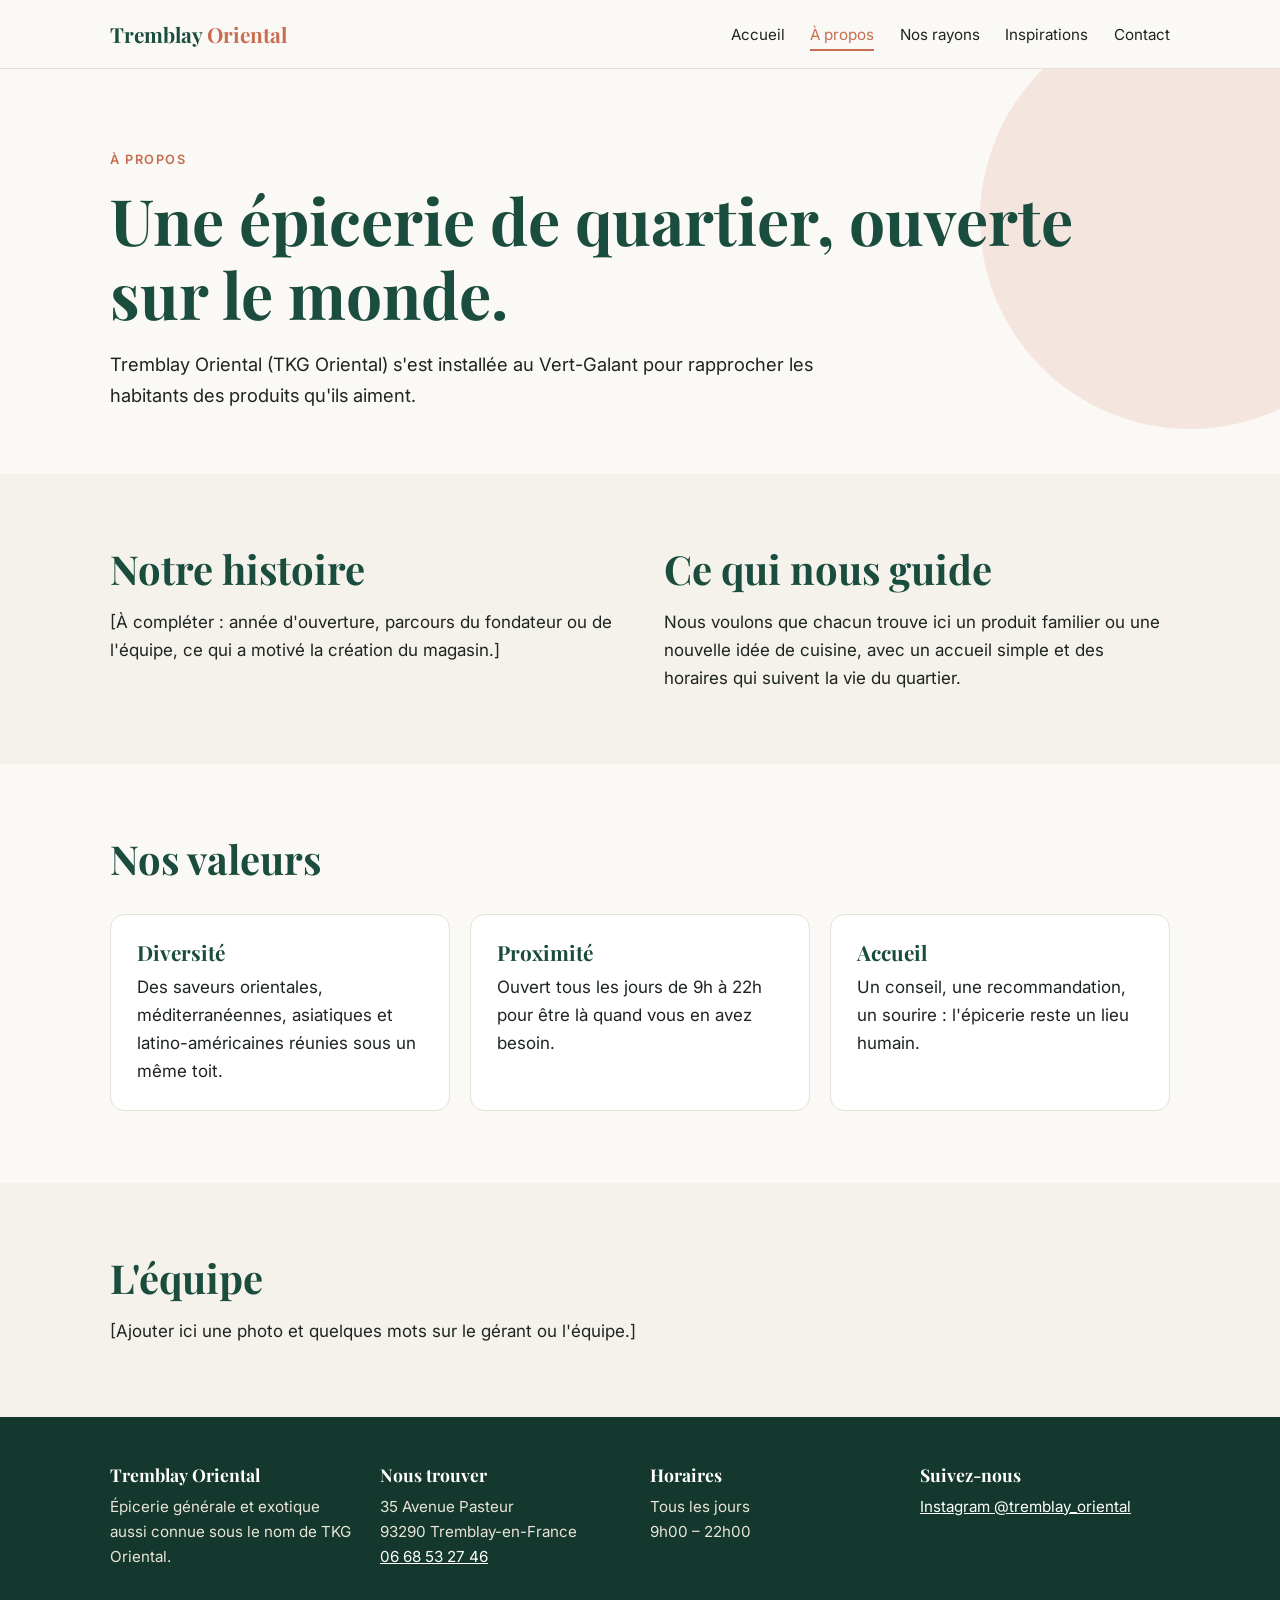
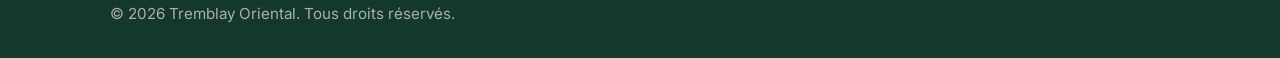
<file: a-propos.html>
<!doctype html>
<html lang="fr"><head><meta charset="utf-8"><meta name="viewport" content="width=device-width,initial-scale=1">
<title>À propos | Tremblay Oriental</title><meta name="description" content="Découvrez Tremblay Oriental, épicerie de quartier à Tremblay-en-France.">
<link rel="preconnect" href="https://fonts.googleapis.com"><link rel="preconnect" href="https://fonts.gstatic.com" crossorigin>
<link href="https://fonts.googleapis.com/css2?family=Inter:wght@400;600&family=Playfair+Display:wght@600;700&display=swap" rel="stylesheet">
<link rel="stylesheet" href="style.css"></head><body>
<header><div class="wrap nav"><a class="logo" href="index.html">Tremblay <span>Oriental</span></a>
<button class="burger" aria-expanded="false" aria-controls="menu" aria-label="Menu">☰</button>
<nav aria-label="Navigation principale"><ul id="menu"><li><a href="index.html">Accueil</a></li><li><a href="a-propos.html" aria-current="page">À propos</a></li><li><a href="rayons.html">Nos rayons</a></li><li><a href="inspirations.html">Inspirations</a></li><li><a href="contact.html">Contact</a></li></ul></nav></div></header><main>
<section class="hero"><div class="wrap"><p class="eyebrow">À propos</p><h1>Une épicerie de quartier, ouverte sur le monde.</h1>
<p class="lead">Tremblay Oriental (TKG Oriental) s'est installée au Vert-Galant pour rapprocher les habitants des produits qu'ils aiment.</p></div></section>
<section class="alt"><div class="wrap two"><div class="reveal"><h2>Notre histoire</h2>
<p>[À compléter : année d'ouverture, parcours du fondateur ou de l'équipe, ce qui a motivé la création du magasin.]</p></div>
<div class="reveal"><h2>Ce qui nous guide</h2><p>Nous voulons que chacun trouve ici un produit familier ou une nouvelle idée de cuisine, avec un accueil simple et des horaires qui suivent la vie du quartier.</p></div></div></section>
<section><div class="wrap"><h2>Nos valeurs</h2><div class="grid">
<div class="card reveal"><h3>Diversité</h3><p>Des saveurs orientales, méditerranéennes, asiatiques et latino-américaines réunies sous un même toit.</p></div>
<div class="card reveal"><h3>Proximité</h3><p>Ouvert tous les jours de 9h à 22h pour être là quand vous en avez besoin.</p></div>
<div class="card reveal"><h3>Accueil</h3><p>Un conseil, une recommandation, un sourire : l'épicerie reste un lieu humain.</p></div></div></div></section>
<section class="alt"><div class="wrap reveal"><h2>L'équipe</h2><p>[Ajouter ici une photo et quelques mots sur le gérant ou l'équipe.]</p></div></section>
</main><footer><div class="wrap"><div class="grid">
<div><h3>Tremblay Oriental</h3><p>Épicerie générale et exotique<br>aussi connue sous le nom de TKG Oriental.</p></div>
<div><h3>Nous trouver</h3><p>35 Avenue Pasteur<br>93290 Tremblay-en-France<br><a href="tel:+33668532727">06 68 53 27 46</a></p></div>
<div><h3>Horaires</h3><p>Tous les jours<br>9h00 – 22h00</p></div>
<div><h3>Suivez-nous</h3><p><a href="https://www.instagram.com/tremblay_oriental/" target="_blank" rel="noopener">Instagram @tremblay_oriental</a></p></div></div>
<p style="margin-top:2rem;opacity:.7">© 2026 Tremblay Oriental. Tous droits réservés.</p></div></footer>
<script src="script.js"></script></body></html>
</file>
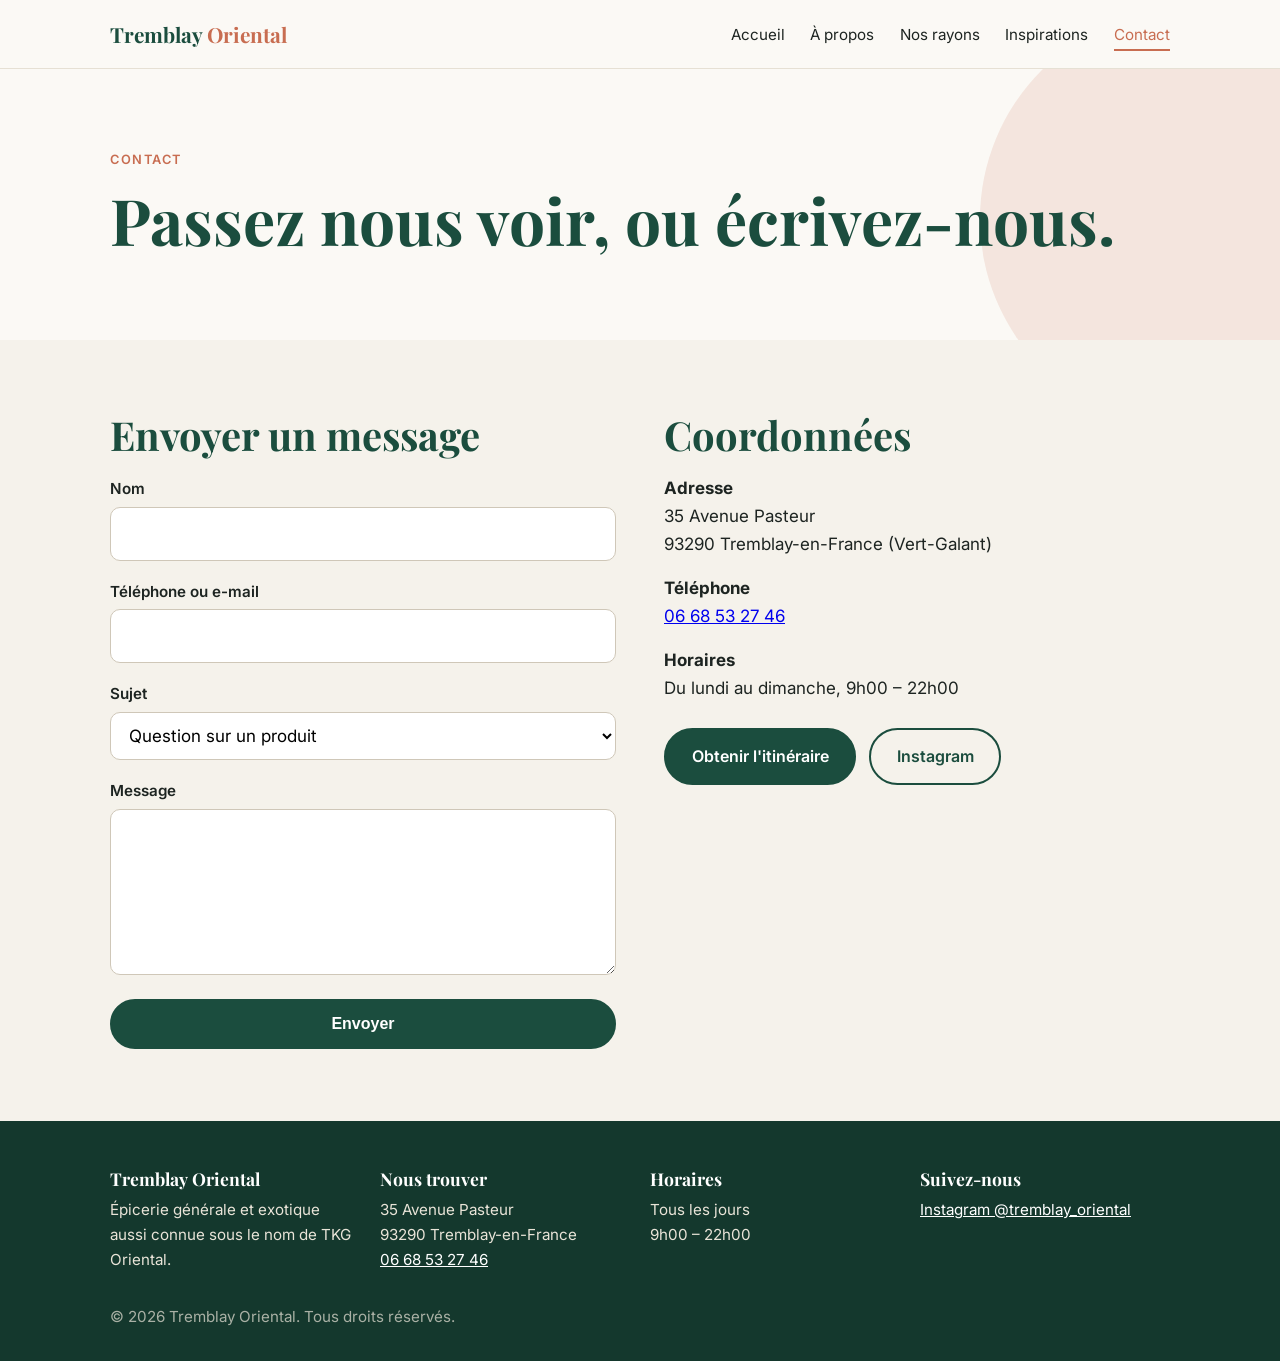
<file: contact.html>
<!doctype html>
<html lang="fr"><head><meta charset="utf-8"><meta name="viewport" content="width=device-width,initial-scale=1">
<title>Contact | Tremblay Oriental</title><meta name="description" content="Contactez Tremblay Oriental : 35 Avenue Pasteur, Tremblay-en-France. Ouvert 7j/7, 9h–22h. Tél. 06 68 53 27 46.">
<link rel="preconnect" href="https://fonts.googleapis.com"><link rel="preconnect" href="https://fonts.gstatic.com" crossorigin>
<link href="https://fonts.googleapis.com/css2?family=Inter:wght@400;600&family=Playfair+Display:wght@600;700&display=swap" rel="stylesheet">
<link rel="stylesheet" href="style.css"></head><body>
<header><div class="wrap nav"><a class="logo" href="index.html">Tremblay <span>Oriental</span></a>
<button class="burger" aria-expanded="false" aria-controls="menu" aria-label="Menu">☰</button>
<nav aria-label="Navigation principale"><ul id="menu"><li><a href="index.html">Accueil</a></li><li><a href="a-propos.html">À propos</a></li><li><a href="rayons.html">Nos rayons</a></li><li><a href="inspirations.html">Inspirations</a></li><li><a href="contact.html" aria-current="page">Contact</a></li></ul></nav></div></header><main>
<section class="hero"><div class="wrap"><p class="eyebrow">Contact</p><h1>Passez nous voir, ou écrivez-nous.</h1></div></section>
<section class="alt"><div class="wrap two">
<div class="reveal"><h2>Envoyer un message</h2>
<form id="contact-form" action="https://formspree.io/f/VOTRE_ID" method="POST"><input type="text" name="_gotcha" tabindex="-1" autocomplete="off" aria-hidden="true" style="position:absolute;left:-9999px"><div><label for="n">Nom</label><input id="n" name="nom" required autocomplete="name"></div>
<div><label for="t">Téléphone ou e-mail</label><input id="t" name="contact" required></div>
<div><label for="s">Sujet</label><select id="s" name="sujet"><option>Question sur un produit</option><option>Point relais Vinted Go</option><option>Autre</option></select></div>
<div><label for="m">Message</label><textarea id="m" name="message" rows="5" required></textarea></div>
<button class="btn" type="submit">Envoyer</button></form></div>
<div class="reveal"><h2>Coordonnées</h2>
<p><strong>Adresse</strong><br>35 Avenue Pasteur<br>93290 Tremblay-en-France (Vert-Galant)</p>
<p><strong>Téléphone</strong><br><a href="tel:+33668532727">06 68 53 27 46</a></p>
<p><strong>Horaires</strong><br>Du lundi au dimanche, 9h00 – 22h00</p>
<div class="cta"><a class="btn" target="_blank" rel="noopener" href="https://www.google.com/maps/search/?api=1&amp;query=35+Avenue+Pasteur+93290+Tremblay-en-France">Obtenir l'itinéraire</a><a class="btn ghost" target="_blank" rel="noopener" href="https://www.instagram.com/tremblay_oriental/">Instagram</a></div></div></div></section>
</main><footer><div class="wrap"><div class="grid">
<div><h3>Tremblay Oriental</h3><p>Épicerie générale et exotique<br>aussi connue sous le nom de TKG Oriental.</p></div>
<div><h3>Nous trouver</h3><p>35 Avenue Pasteur<br>93290 Tremblay-en-France<br><a href="tel:+33668532727">06 68 53 27 46</a></p></div>
<div><h3>Horaires</h3><p>Tous les jours<br>9h00 – 22h00</p></div>
<div><h3>Suivez-nous</h3><p><a href="https://www.instagram.com/tremblay_oriental/" target="_blank" rel="noopener">Instagram @tremblay_oriental</a></p></div></div>
<p style="margin-top:2rem;opacity:.7">© 2026 Tremblay Oriental. Tous droits réservés.</p></div></footer>
<script src="script.js"></script></body></html>
</file>
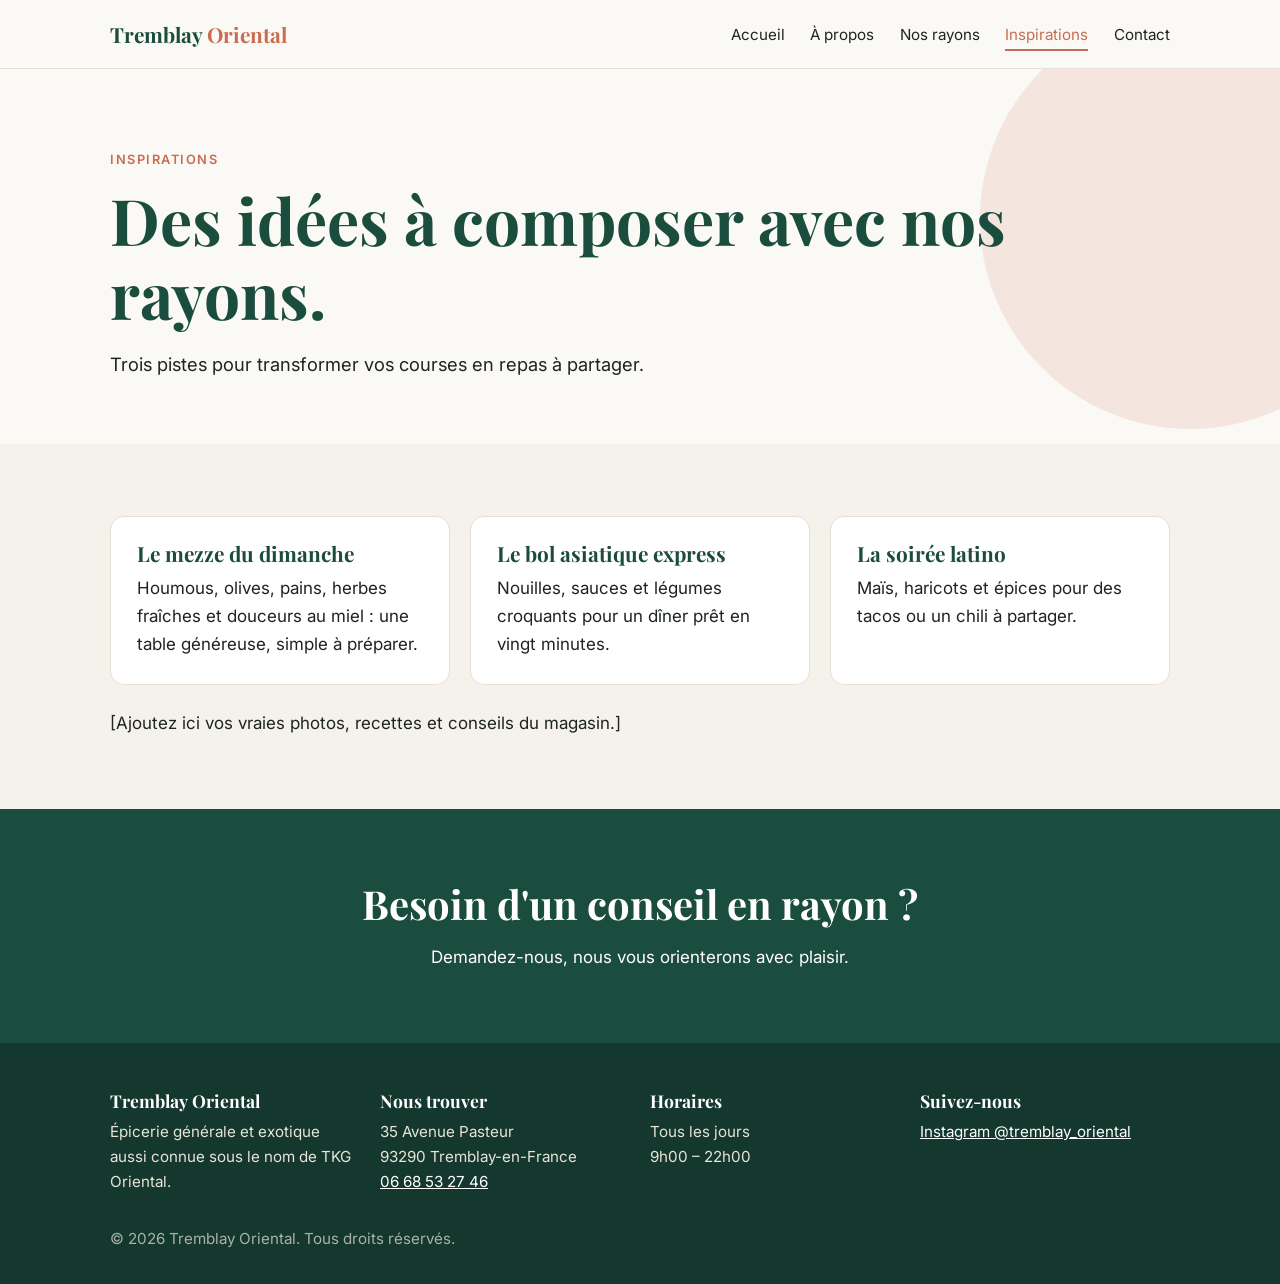
<file: inspirations.html>
<!doctype html>
<html lang="fr"><head><meta charset="utf-8"><meta name="viewport" content="width=device-width,initial-scale=1">
<title>Inspirations | Tremblay Oriental</title><meta name="description" content="Idées de recettes à composer avec les produits de Tremblay Oriental.">
<link rel="preconnect" href="https://fonts.googleapis.com"><link rel="preconnect" href="https://fonts.gstatic.com" crossorigin>
<link href="https://fonts.googleapis.com/css2?family=Inter:wght@400;600&family=Playfair+Display:wght@600;700&display=swap" rel="stylesheet">
<link rel="stylesheet" href="style.css"></head><body>
<header><div class="wrap nav"><a class="logo" href="index.html">Tremblay <span>Oriental</span></a>
<button class="burger" aria-expanded="false" aria-controls="menu" aria-label="Menu">☰</button>
<nav aria-label="Navigation principale"><ul id="menu"><li><a href="index.html">Accueil</a></li><li><a href="a-propos.html">À propos</a></li><li><a href="rayons.html">Nos rayons</a></li><li><a href="inspirations.html" aria-current="page">Inspirations</a></li><li><a href="contact.html">Contact</a></li></ul></nav></div></header><main>
<section class="hero"><div class="wrap"><p class="eyebrow">Inspirations</p><h1>Des idées à composer avec nos rayons.</h1>
<p class="lead">Trois pistes pour transformer vos courses en repas à partager.</p></div></section>
<section class="alt"><div class="wrap"><div class="grid" style="margin-top:0">
<article class="card reveal"><h3>Le mezze du dimanche</h3><p>Houmous, olives, pains, herbes fraîches et douceurs au miel : une table généreuse, simple à préparer.</p></article>
<article class="card reveal"><h3>Le bol asiatique express</h3><p>Nouilles, sauces et légumes croquants pour un dîner prêt en vingt minutes.</p></article>
<article class="card reveal"><h3>La soirée latino</h3><p>Maïs, haricots et épices pour des tacos ou un chili à partager.</p></article></div>
<p style="margin-top:1.5rem">[Ajoutez ici vos vraies photos, recettes et conseils du magasin.]</p></div></section>
<section class="band"><div class="wrap reveal"><h2>Besoin d'un conseil en rayon ?</h2><p>Demandez-nous, nous vous orienterons avec plaisir.</p></div></section>
</main><footer><div class="wrap"><div class="grid">
<div><h3>Tremblay Oriental</h3><p>Épicerie générale et exotique<br>aussi connue sous le nom de TKG Oriental.</p></div>
<div><h3>Nous trouver</h3><p>35 Avenue Pasteur<br>93290 Tremblay-en-France<br><a href="tel:+33668532727">06 68 53 27 46</a></p></div>
<div><h3>Horaires</h3><p>Tous les jours<br>9h00 – 22h00</p></div>
<div><h3>Suivez-nous</h3><p><a href="https://www.instagram.com/tremblay_oriental/" target="_blank" rel="noopener">Instagram @tremblay_oriental</a></p></div></div>
<p style="margin-top:2rem;opacity:.7">© 2026 Tremblay Oriental. Tous droits réservés.</p></div></footer>
<script src="script.js"></script></body></html>
</file>
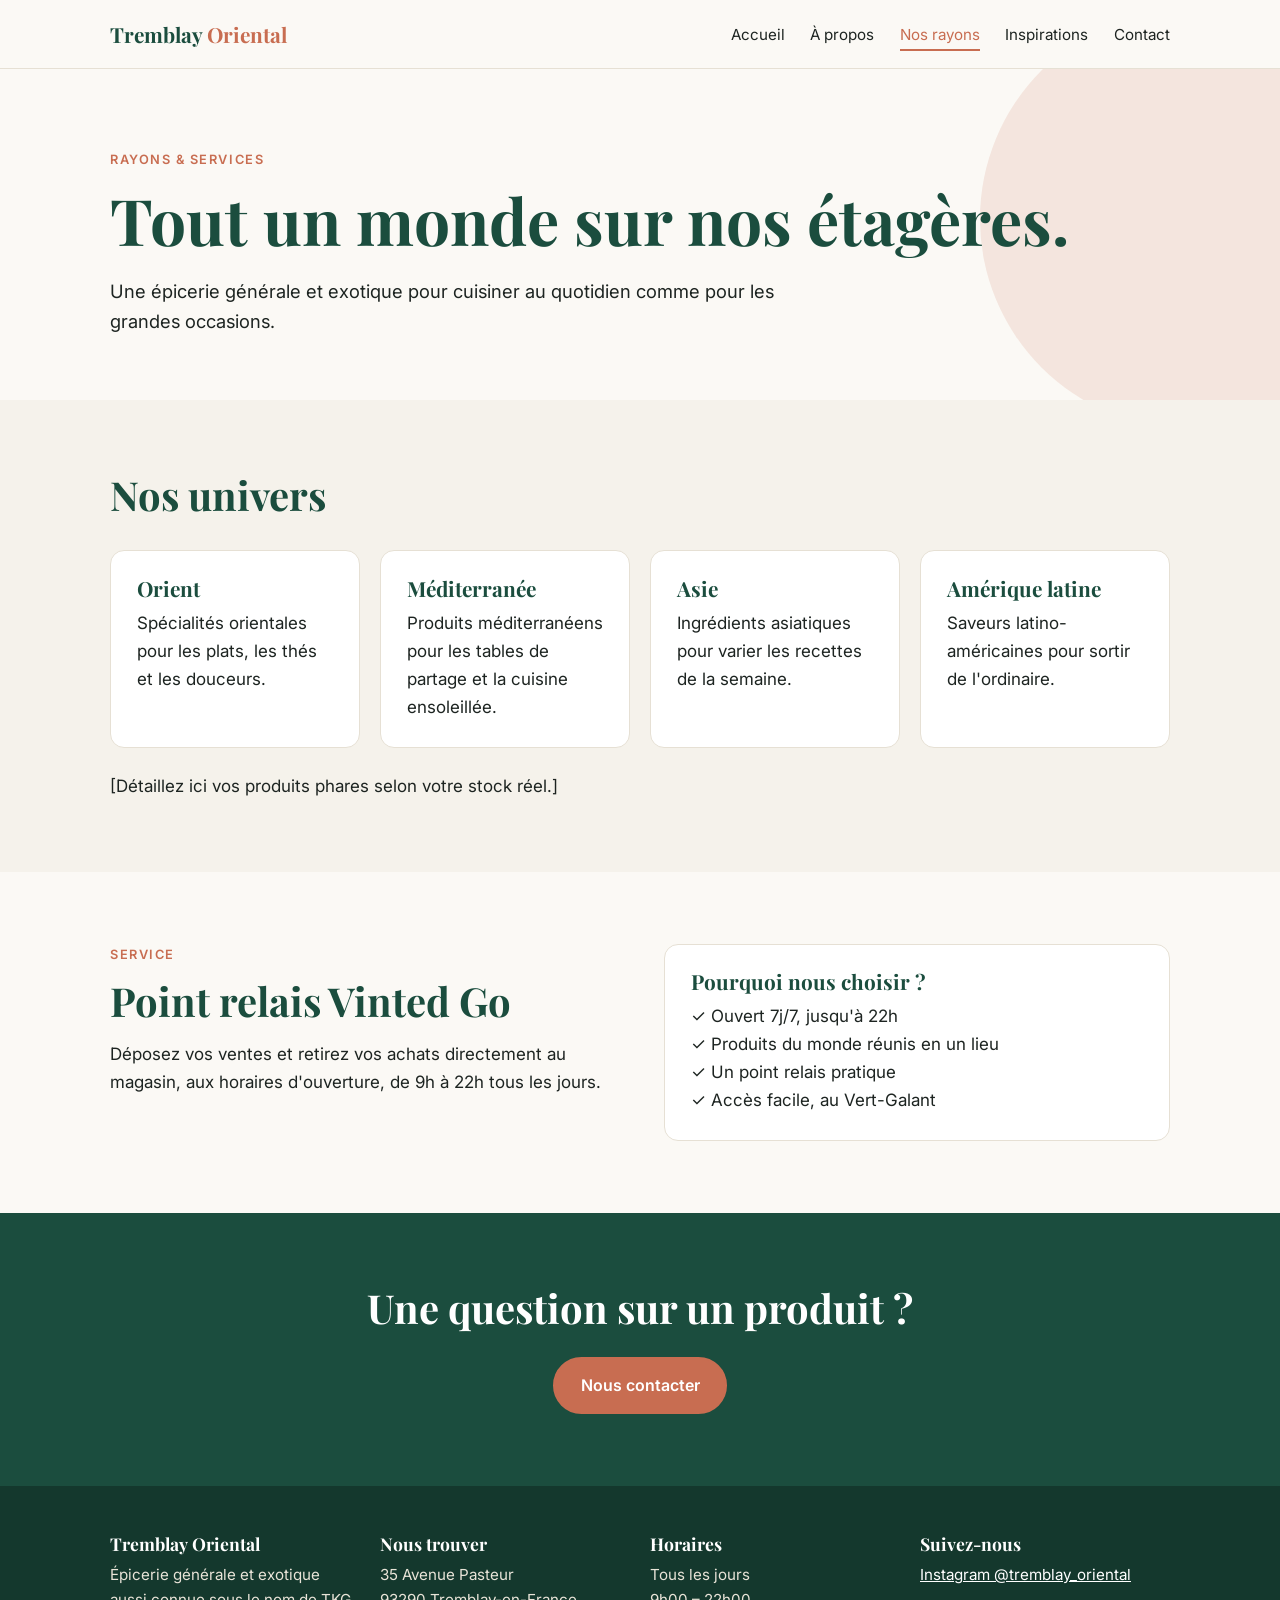
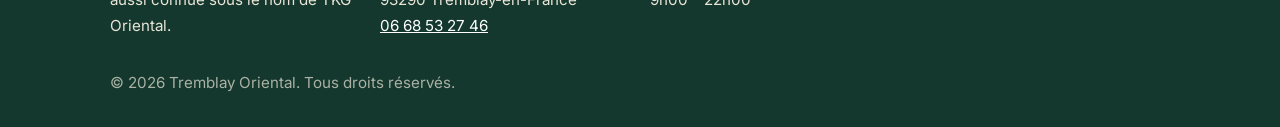
<file: rayons.html>
<!doctype html>
<html lang="fr"><head><meta charset="utf-8"><meta name="viewport" content="width=device-width,initial-scale=1">
<title>Nos rayons | Tremblay Oriental</title><meta name="description" content="Rayons et services de Tremblay Oriental : produits orientaux, méditerranéens, asiatiques, latino-américains et point relais Vinted Go.">
<link rel="preconnect" href="https://fonts.googleapis.com"><link rel="preconnect" href="https://fonts.gstatic.com" crossorigin>
<link href="https://fonts.googleapis.com/css2?family=Inter:wght@400;600&family=Playfair+Display:wght@600;700&display=swap" rel="stylesheet">
<link rel="stylesheet" href="style.css"></head><body>
<header><div class="wrap nav"><a class="logo" href="index.html">Tremblay <span>Oriental</span></a>
<button class="burger" aria-expanded="false" aria-controls="menu" aria-label="Menu">☰</button>
<nav aria-label="Navigation principale"><ul id="menu"><li><a href="index.html">Accueil</a></li><li><a href="a-propos.html">À propos</a></li><li><a href="rayons.html" aria-current="page">Nos rayons</a></li><li><a href="inspirations.html">Inspirations</a></li><li><a href="contact.html">Contact</a></li></ul></nav></div></header><main>
<section class="hero"><div class="wrap"><p class="eyebrow">Rayons &amp; services</p><h1>Tout un monde sur nos étagères.</h1>
<p class="lead">Une épicerie générale et exotique pour cuisiner au quotidien comme pour les grandes occasions.</p></div></section>
<section class="alt"><div class="wrap"><h2>Nos univers</h2><div class="grid">
<article class="card reveal"><h3>Orient</h3><p>Spécialités orientales pour les plats, les thés et les douceurs.</p></article>
<article class="card reveal"><h3>Méditerranée</h3><p>Produits méditerranéens pour les tables de partage et la cuisine ensoleillée.</p></article>
<article class="card reveal"><h3>Asie</h3><p>Ingrédients asiatiques pour varier les recettes de la semaine.</p></article>
<article class="card reveal"><h3>Amérique latine</h3><p>Saveurs latino-américaines pour sortir de l'ordinaire.</p></article></div>
<p style="margin-top:1.5rem">[Détaillez ici vos produits phares selon votre stock réel.]</p></div></section>
<section><div class="wrap two"><div class="reveal"><p class="eyebrow">Service</p><h2>Point relais Vinted Go</h2>
<p>Déposez vos ventes et retirez vos achats directement au magasin, aux horaires d'ouverture, de 9h à 22h tous les jours.</p></div>
<div class="card reveal"><h3>Pourquoi nous choisir ?</h3><p>✓ Ouvert 7j/7, jusqu'à 22h<br>✓ Produits du monde réunis en un lieu<br>✓ Un point relais pratique<br>✓ Accès facile, au Vert-Galant</p></div></div></section>
<section class="band"><div class="wrap reveal"><h2>Une question sur un produit ?</h2><div class="cta" style="justify-content:center"><a class="btn" href="contact.html">Nous contacter</a></div></div></section>
</main><footer><div class="wrap"><div class="grid">
<div><h3>Tremblay Oriental</h3><p>Épicerie générale et exotique<br>aussi connue sous le nom de TKG Oriental.</p></div>
<div><h3>Nous trouver</h3><p>35 Avenue Pasteur<br>93290 Tremblay-en-France<br><a href="tel:+33668532727">06 68 53 27 46</a></p></div>
<div><h3>Horaires</h3><p>Tous les jours<br>9h00 – 22h00</p></div>
<div><h3>Suivez-nous</h3><p><a href="https://www.instagram.com/tremblay_oriental/" target="_blank" rel="noopener">Instagram @tremblay_oriental</a></p></div></div>
<p style="margin-top:2rem;opacity:.7">© 2026 Tremblay Oriental. Tous droits réservés.</p></div></footer>
<script src="script.js"></script></body></html>
</file>
<file: style.css>
:root{--g:#1B4D3E;--s:#F5F2EB;--t:#C86D51;--ink:#1d2421;--bg:#FBF9F5;--line:#e6e0d4}
*{box-sizing:border-box;margin:0}
html{scroll-behavior:smooth}
body{font:17px/1.65 Inter,system-ui,sans-serif;color:var(--ink);background:var(--bg)}
h1,h2,h3{font-family:'Playfair Display',Georgia,serif;line-height:1.15;color:var(--g)}
h1{font-size:clamp(2.2rem,6vw,4rem);margin-bottom:1.2rem}
h2{font-size:clamp(1.7rem,4vw,2.5rem);margin-bottom:1rem}
h3{font-size:1.3rem;margin-bottom:.5rem}
p+p{margin-top:1rem}
.wrap{max-width:1100px;margin:auto;padding:0 1.25rem}
section{padding:4.5rem 0}.alt{background:var(--s)}
.eyebrow{color:var(--t);font-weight:600;letter-spacing:.12em;text-transform:uppercase;font-size:.8rem;margin-bottom:.8rem}
.lead{font-size:1.15rem;max-width:60ch}
a:focus-visible,button:focus-visible,input:focus-visible,textarea:focus-visible,select:focus-visible{outline:3px solid var(--t);outline-offset:3px}
header{position:sticky;top:0;z-index:10;background:rgba(251,249,245,.93);backdrop-filter:blur(8px);border-bottom:1px solid var(--line)}
.nav{display:flex;justify-content:space-between;align-items:center;height:68px}
.logo{font:700 1.3rem 'Playfair Display',serif;color:var(--g);text-decoration:none}
.logo span{color:var(--t)}
nav ul{display:flex;gap:1.6rem;list-style:none;padding:0}
nav a{color:var(--ink);text-decoration:none;font-size:.95rem;padding:.3rem 0;border-bottom:2px solid transparent;transition:.2s}
nav a:hover,nav a[aria-current]{color:var(--t);border-color:var(--t)}
.burger{display:none;background:none;border:1px solid var(--line);border-radius:8px;padding:.45rem .7rem;font-size:1.2rem;cursor:pointer;color:var(--g)}
.btn{display:inline-block;background:var(--g);color:#fff;padding:.85rem 1.6rem;border-radius:999px;text-decoration:none;font-weight:600;border:2px solid var(--g);transition:.25s;cursor:pointer;font-size:1rem}
.btn:hover{background:var(--t);border-color:var(--t);transform:translateY(-2px)}
.btn.ghost{background:transparent;color:var(--g)}.btn.ghost:hover{color:#fff}
.cta{display:flex;gap:.8rem;flex-wrap:wrap;margin-top:1.6rem}
.hero{padding:5rem 0 4rem;position:relative;overflow:hidden}
.hero::after{content:"";position:absolute;right:-120px;top:-60px;width:420px;height:420px;border-radius:50%;background:var(--t);opacity:.14;z-index:-1}
.grid{display:grid;gap:1.25rem;grid-template-columns:repeat(auto-fit,minmax(240px,1fr));margin-top:2rem}
.card{background:#fff;border:1px solid var(--line);border-radius:14px;padding:1.6rem;transition:.25s}
.card:hover{transform:translateY(-4px);box-shadow:0 12px 28px rgba(27,77,62,.1)}
.stat{font:700 2.4rem 'Playfair Display',serif;color:var(--t);line-height:1}
.stat+p{margin-top:.4rem;font-size:.95rem}
blockquote{font-style:italic}cite{display:block;margin-top:.8rem;font-size:.9rem;font-style:normal;color:var(--g)}
.band{background:var(--g);color:#fff;text-align:center}.band h2{color:#fff}.band .btn{background:var(--t);border-color:var(--t)}.band .btn:hover{background:#fff;color:var(--g)}
form{display:grid;gap:1rem}label{font-weight:600;font-size:.95rem}
input,textarea,select{width:100%;font:inherit;padding:.75rem .9rem;border:1px solid #cfc7b8;border-radius:10px;background:#fff;margin-top:.3rem}
.ok{background:#e7f1ec;color:var(--g);padding:1rem;border-radius:10px;font-weight:600}
.two{display:grid;gap:3rem;grid-template-columns:1fr 1fr}
footer{background:#14382d;color:#e9e4d8;padding:3rem 0 2rem;font-size:.95rem}
footer a{color:#fff}footer .grid{margin-top:0}footer h3{color:#fff;font-size:1.1rem}
.reveal{opacity:1}.js .reveal{opacity:0;transform:translateY(18px);transition:opacity .7s,transform .7s}.js .reveal.in{opacity:1;transform:none}
@media(prefers-reduced-motion:reduce){*{transition:none!important;scroll-behavior:auto}.js .reveal{opacity:1;transform:none}}
@media(max-width:760px){.burger{display:block}nav ul{display:none;position:absolute;top:68px;left:0;right:0;flex-direction:column;gap:1rem;background:var(--bg);padding:1.2rem 1.25rem;border-bottom:1px solid var(--line)}nav ul.open{display:flex}.two{grid-template-columns:1fr;gap:2rem}section{padding:3.2rem 0}}

.photos{display:grid;gap:1rem;grid-template-columns:1fr 1.4fr;margin-top:2.5rem}
.photos figure{border-radius:16px;overflow:hidden;background:var(--s)}
.photos img{display:block;width:100%;height:100%;min-height:260px;max-height:380px;object-fit:cover}
.rating{display:flex;flex-wrap:wrap;align-items:center;gap:.6rem;margin:.5rem 0 0}
.stars{color:var(--t);letter-spacing:.1em;font-size:1.2rem}
.review .stars{font-size:1rem}.review p{font-style:normal}
@media(max-width:760px){.photos{grid-template-columns:1fr}}
.err{background:#fbe9e4;color:#8a3a26;padding:1rem;border-radius:10px;font-weight:600}
</file>
